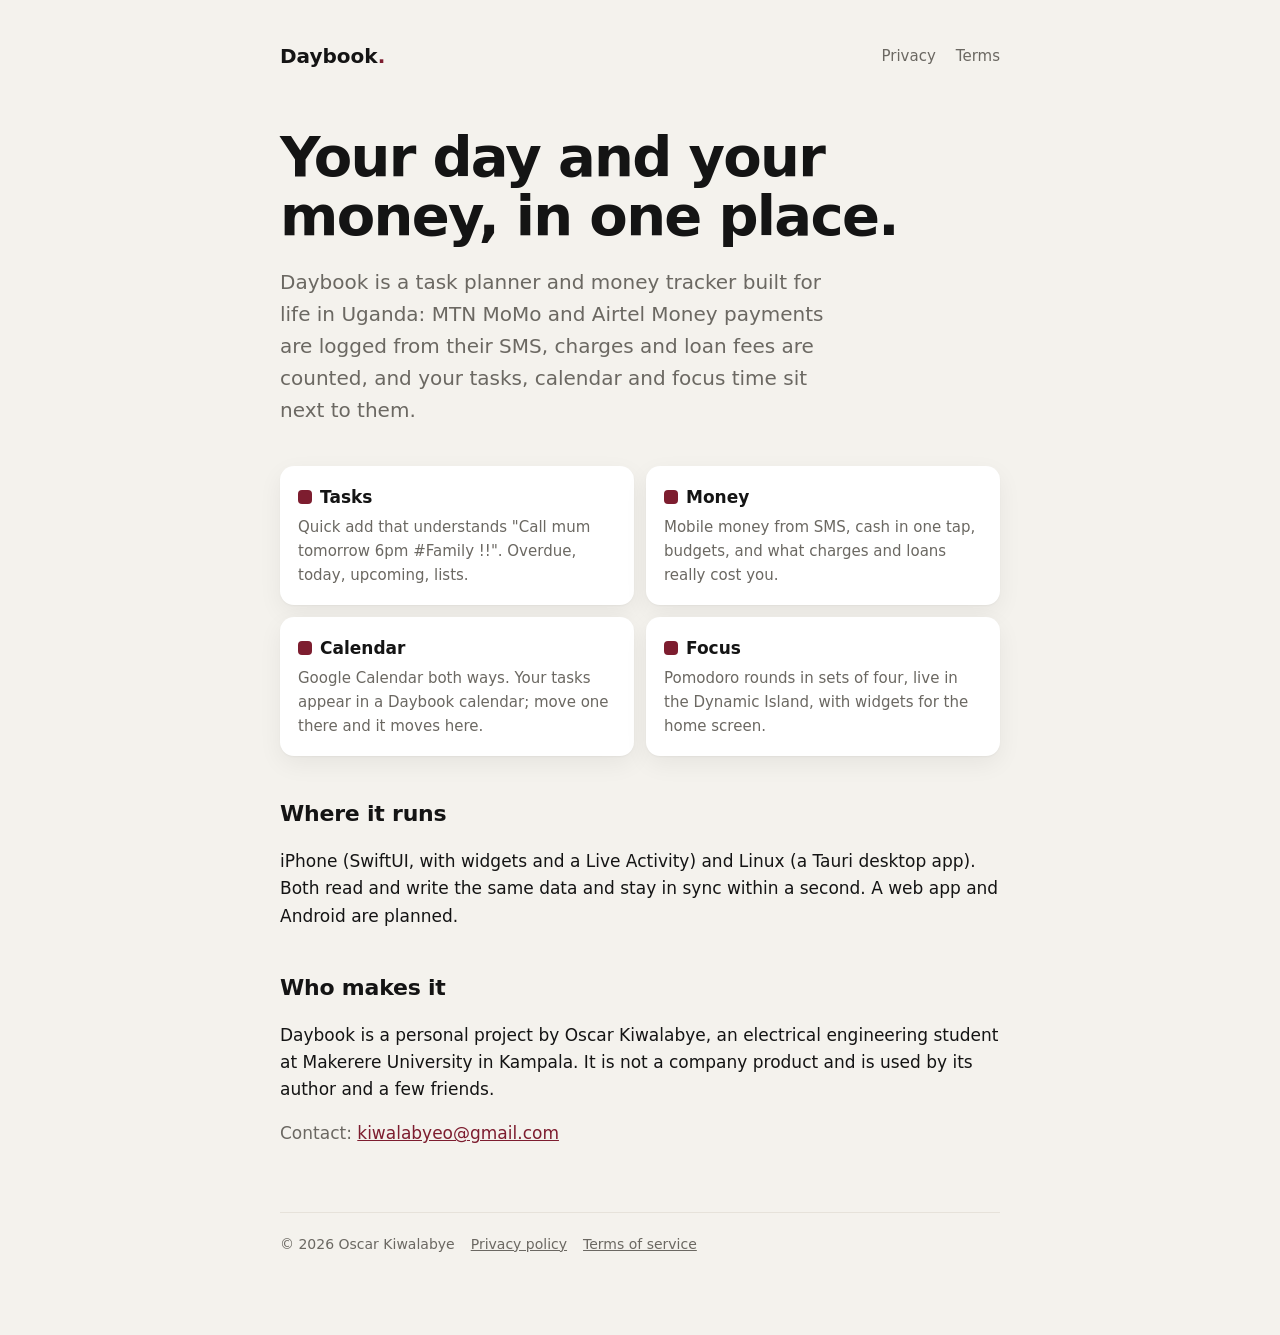
<file: index.html>
<!doctype html>
<html lang="en">
<head>
<meta charset="utf-8"><meta name="viewport" content="width=device-width,initial-scale=1">
<title>Daybook</title>
<meta name="description" content="Daybook keeps your tasks and your mobile money spending in one place, on iPhone and Linux.">
<link rel="stylesheet" href="style.css">
</head>
<body><div class="wrap">
<nav><a class="brand" href="./">Daybook<span>.</span></a><a href="privacy.html">Privacy</a><a href="terms.html">Terms</a></nav>

<h1>Your day and your money, in one place.</h1>
<p class="lead">Daybook is a task planner and money tracker built for life in Uganda: MTN MoMo and Airtel Money payments are logged from their SMS, charges and loan fees are counted, and your tasks, calendar and focus time sit next to them.</p>

<div class="grid">
  <div class="card"><b><span class="check"></span>Tasks</b><p>Quick add that understands "Call mum tomorrow 6pm #Family !!". Overdue, today, upcoming, lists.</p></div>
  <div class="card"><b><span class="check"></span>Money</b><p>Mobile money from SMS, cash in one tap, budgets, and what charges and loans really cost you.</p></div>
  <div class="card"><b><span class="check"></span>Calendar</b><p>Google Calendar both ways. Your tasks appear in a Daybook calendar; move one there and it moves here.</p></div>
  <div class="card"><b><span class="check"></span>Focus</b><p>Pomodoro rounds in sets of four, live in the Dynamic Island, with widgets for the home screen.</p></div>
</div>

<h2>Where it runs</h2>
<p>iPhone (SwiftUI, with widgets and a Live Activity) and Linux (a Tauri desktop app). Both read and write the same data and stay in sync within a second. A web app and Android are planned.</p>

<h2>Who makes it</h2>
<p>Daybook is a personal project by Oscar Kiwalabye, an electrical engineering student at Makerere University in Kampala. It is not a company product and is used by its author and a few friends.</p>
<p class="muted">Contact: <a href="mailto:kiwalabyeo@gmail.com">kiwalabyeo@gmail.com</a></p>

<footer><span>© 2026 Oscar Kiwalabye</span><a href="privacy.html">Privacy policy</a><a href="terms.html">Terms of service</a></footer>
</div></body>
</html>
</file>
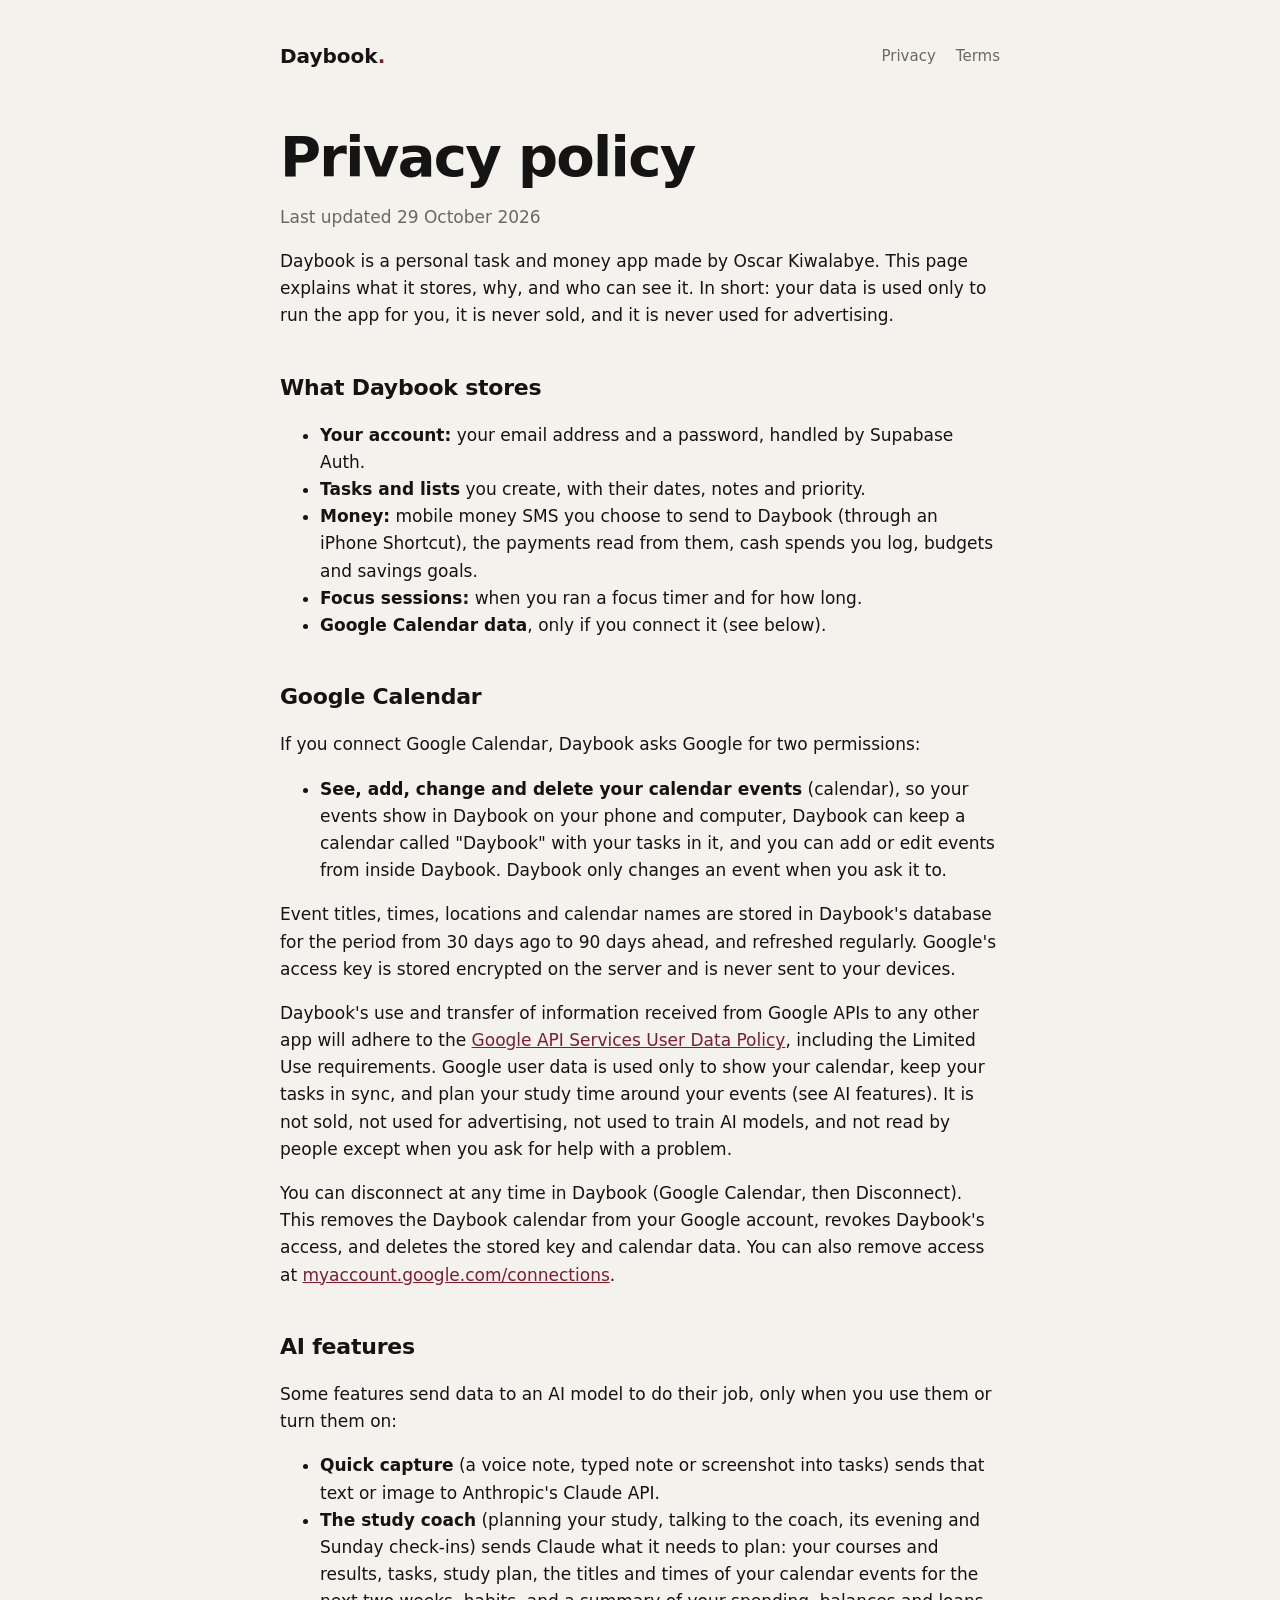
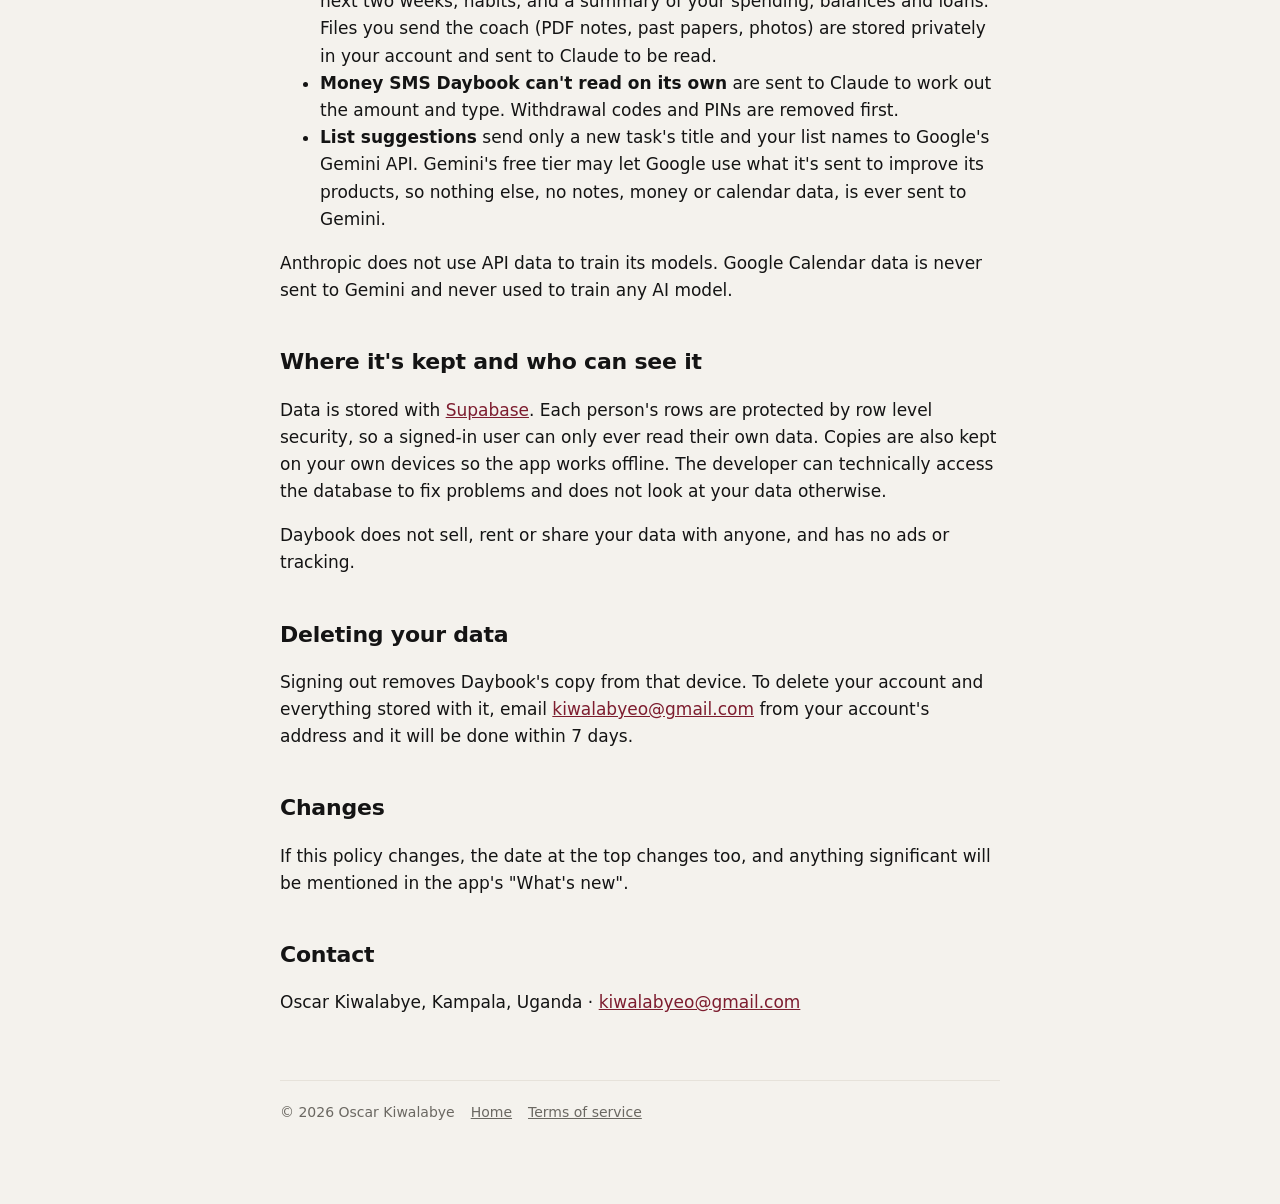
<file: privacy.html>
<!doctype html>
<html lang="en">
<head>
<meta charset="utf-8"><meta name="viewport" content="width=device-width,initial-scale=1">
<title>Daybook privacy policy</title>
<link rel="stylesheet" href="style.css">
</head>
<body><div class="wrap">
<nav><a class="brand" href="./">Daybook<span>.</span></a><a href="privacy.html">Privacy</a><a href="terms.html">Terms</a></nav>

<h1>Privacy policy</h1>
<p class="muted">Last updated 29 October 2026</p>

<p>Daybook is a personal task and money app made by Oscar Kiwalabye. This page explains what it stores, why, and who can see it. In short: your data is used only to run the app for you, it is never sold, and it is never used for advertising.</p>

<h2>What Daybook stores</h2>
<ul>
  <li><b>Your account:</b> your email address and a password, handled by Supabase Auth.</li>
  <li><b>Tasks and lists</b> you create, with their dates, notes and priority.</li>
  <li><b>Money:</b> mobile money SMS you choose to send to Daybook (through an iPhone Shortcut), the payments read from them, cash spends you log, budgets and savings goals.</li>
  <li><b>Focus sessions:</b> when you ran a focus timer and for how long.</li>
  <li><b>Google Calendar data</b>, only if you connect it (see below).</li>
</ul>

<h2>Google Calendar</h2>
<p>If you connect Google Calendar, Daybook asks Google for two permissions:</p>
<ul>
  <li><b>See, add, change and delete your calendar events</b> (calendar), so your events show in Daybook on your phone and computer, Daybook can keep a calendar called "Daybook" with your tasks in it, and you can add or edit events from inside Daybook. Daybook only changes an event when you ask it to.</li>
</ul>
<p>Event titles, times, locations and calendar names are stored in Daybook's database for the period from 30 days ago to 90 days ahead, and refreshed regularly. Google's access key is stored encrypted on the server and is never sent to your devices.</p>
<p>Daybook's use and transfer of information received from Google APIs to any other app will adhere to the <a href="https://developers.google.com/terms/api-services-user-data-policy">Google API Services User Data Policy</a>, including the Limited Use requirements. Google user data is used only to show your calendar, keep your tasks in sync, and plan your study time around your events (see AI features). It is not sold, not used for advertising, not used to train AI models, and not read by people except when you ask for help with a problem.</p>
<p>You can disconnect at any time in Daybook (Google Calendar, then Disconnect). This removes the Daybook calendar from your Google account, revokes Daybook's access, and deletes the stored key and calendar data. You can also remove access at <a href="https://myaccount.google.com/connections">myaccount.google.com/connections</a>.</p>

<h2>AI features</h2>
<p>Some features send data to an AI model to do their job, only when you use them or turn them on:</p>
<ul>
  <li><b>Quick capture</b> (a voice note, typed note or screenshot into tasks) sends that text or image to Anthropic's Claude API.</li>
  <li><b>The study coach</b> (planning your study, talking to the coach, its evening and Sunday check-ins) sends Claude what it needs to plan: your courses and results, tasks, study plan, the titles and times of your calendar events for the next two weeks, habits, and a summary of your spending, balances and loans. Files you send the coach (PDF notes, past papers, photos) are stored privately in your account and sent to Claude to be read.</li>
  <li><b>Money SMS Daybook can't read on its own</b> are sent to Claude to work out the amount and type. Withdrawal codes and PINs are removed first.</li>
  <li><b>List suggestions</b> send only a new task's title and your list names to Google's Gemini API. Gemini's free tier may let Google use what it's sent to improve its products, so nothing else, no notes, money or calendar data, is ever sent to Gemini.</li>
</ul>
<p>Anthropic does not use API data to train its models. Google Calendar data is never sent to Gemini and never used to train any AI model.</p>

<h2>Where it's kept and who can see it</h2>
<p>Data is stored with <a href="https://supabase.com">Supabase</a>. Each person's rows are protected by row level security, so a signed-in user can only ever read their own data. Copies are also kept on your own devices so the app works offline. The developer can technically access the database to fix problems and does not look at your data otherwise.</p>
<p>Daybook does not sell, rent or share your data with anyone, and has no ads or tracking.</p>

<h2>Deleting your data</h2>
<p>Signing out removes Daybook's copy from that device. To delete your account and everything stored with it, email <a href="mailto:kiwalabyeo@gmail.com">kiwalabyeo@gmail.com</a> from your account's address and it will be done within 7 days.</p>

<h2>Changes</h2>
<p>If this policy changes, the date at the top changes too, and anything significant will be mentioned in the app's "What's new".</p>

<h2>Contact</h2>
<p>Oscar Kiwalabye, Kampala, Uganda · <a href="mailto:kiwalabyeo@gmail.com">kiwalabyeo@gmail.com</a></p>

<footer><span>© 2026 Oscar Kiwalabye</span><a href="./">Home</a><a href="terms.html">Terms of service</a></footer>
</div></body>
</html>
</file>
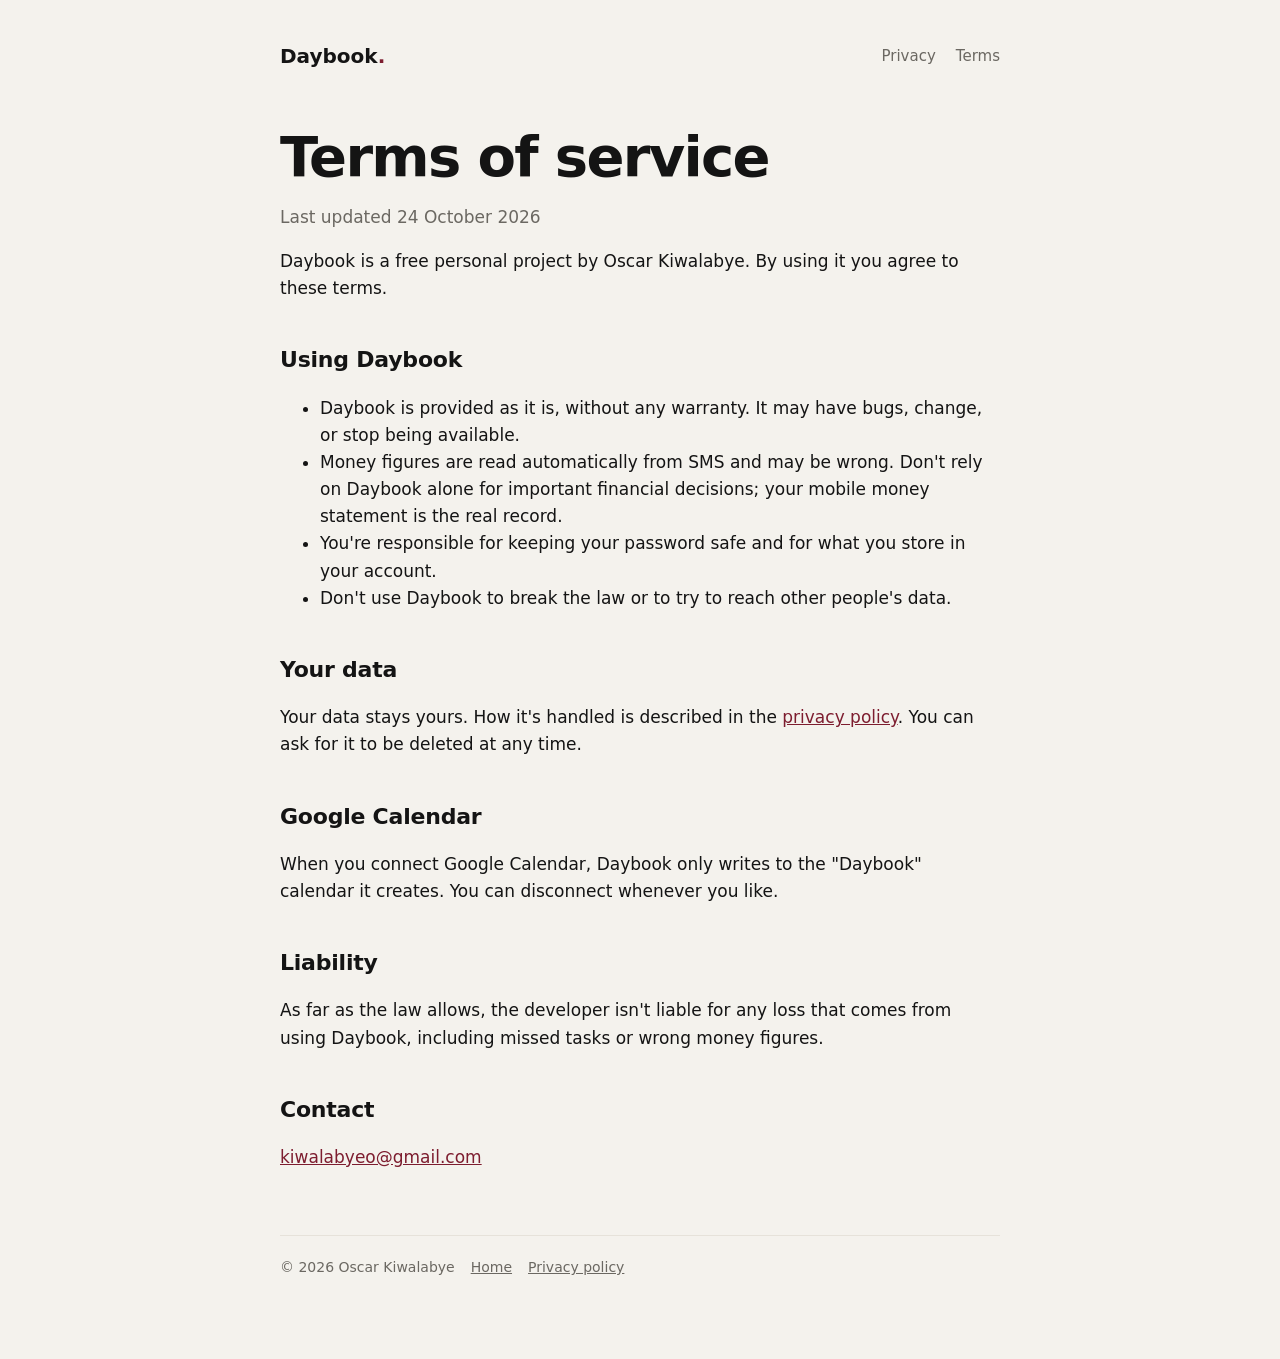
<file: terms.html>
<!doctype html>
<html lang="en">
<head>
<meta charset="utf-8"><meta name="viewport" content="width=device-width,initial-scale=1">
<title>Daybook terms of service</title>
<link rel="stylesheet" href="style.css">
</head>
<body><div class="wrap">
<nav><a class="brand" href="./">Daybook<span>.</span></a><a href="privacy.html">Privacy</a><a href="terms.html">Terms</a></nav>

<h1>Terms of service</h1>
<p class="muted">Last updated 24 October 2026</p>

<p>Daybook is a free personal project by Oscar Kiwalabye. By using it you agree to these terms.</p>

<h2>Using Daybook</h2>
<ul>
  <li>Daybook is provided as it is, without any warranty. It may have bugs, change, or stop being available.</li>
  <li>Money figures are read automatically from SMS and may be wrong. Don't rely on Daybook alone for important financial decisions; your mobile money statement is the real record.</li>
  <li>You're responsible for keeping your password safe and for what you store in your account.</li>
  <li>Don't use Daybook to break the law or to try to reach other people's data.</li>
</ul>

<h2>Your data</h2>
<p>Your data stays yours. How it's handled is described in the <a href="privacy.html">privacy policy</a>. You can ask for it to be deleted at any time.</p>

<h2>Google Calendar</h2>
<p>When you connect Google Calendar, Daybook only writes to the "Daybook" calendar it creates. You can disconnect whenever you like.</p>

<h2>Liability</h2>
<p>As far as the law allows, the developer isn't liable for any loss that comes from using Daybook, including missed tasks or wrong money figures.</p>

<h2>Contact</h2>
<p><a href="mailto:kiwalabyeo@gmail.com">kiwalabyeo@gmail.com</a></p>

<footer><span>© 2026 Oscar Kiwalabye</span><a href="./">Home</a><a href="privacy.html">Privacy policy</a></footer>
</div></body>
</html>
</file>
<file: style.css>
:root{--bg:#f4f2ed;--card:#fff;--ink:#141414;--muted:#6b6862;--line:#e6e2da;--accent:#7d1d2f;--tint:#f6e9eb}
@media (prefers-color-scheme:dark){:root{--bg:#0f0f0f;--card:#1c1c1c;--ink:#f2f0eb;--muted:#9c9890;--line:#2c2c2c;--accent:#d4627a;--tint:#3a1820}}
*{box-sizing:border-box}
body{margin:0;background:var(--bg);color:var(--ink);font:17px/1.6 "Inter",system-ui,-apple-system,"Segoe UI",sans-serif;-webkit-font-smoothing:antialiased}
.wrap{max-width:760px;margin:0 auto;padding:40px 20px 80px}
nav{display:flex;align-items:center;gap:20px;margin-bottom:56px}
nav .brand{font-weight:800;font-size:20px;color:var(--ink);text-decoration:none;flex:1}
nav .brand span{color:var(--accent)}
nav a{color:var(--muted);text-decoration:none;font-size:15px}
nav a:hover{color:var(--ink)}
h1{font-size:clamp(36px,7vw,56px);line-height:1.05;letter-spacing:-.03em;margin:0 0 16px}
h2{font-size:22px;letter-spacing:-.01em;margin:40px 0 8px}
h3{font-size:17px;margin:24px 0 4px}
p,li{color:var(--ink)}
.lead{font-size:20px;color:var(--muted);max-width:560px}
.muted{color:var(--muted)}
a{color:var(--accent)}
.grid{display:grid;grid-template-columns:repeat(2,1fr);gap:12px;margin:40px 0}
@media (max-width:560px){.grid{grid-template-columns:1fr}}
.card{background:var(--card);border-radius:14px;padding:18px;box-shadow:0 1px 2px rgba(0,0,0,.04),0 8px 24px rgba(0,0,0,.06)}
.card b{display:block;margin-bottom:4px}
.card p{margin:0;color:var(--muted);font-size:15px}
.check{display:inline-block;width:14px;height:14px;border-radius:4px;background:var(--accent);margin-right:8px;vertical-align:-1px}
.note{background:var(--tint);border-radius:12px;padding:14px 16px;font-size:15px}
footer{margin-top:64px;padding-top:20px;border-top:1px solid var(--line);color:var(--muted);font-size:14px;display:flex;gap:16px;flex-wrap:wrap}
footer a{color:var(--muted)}
</file>
